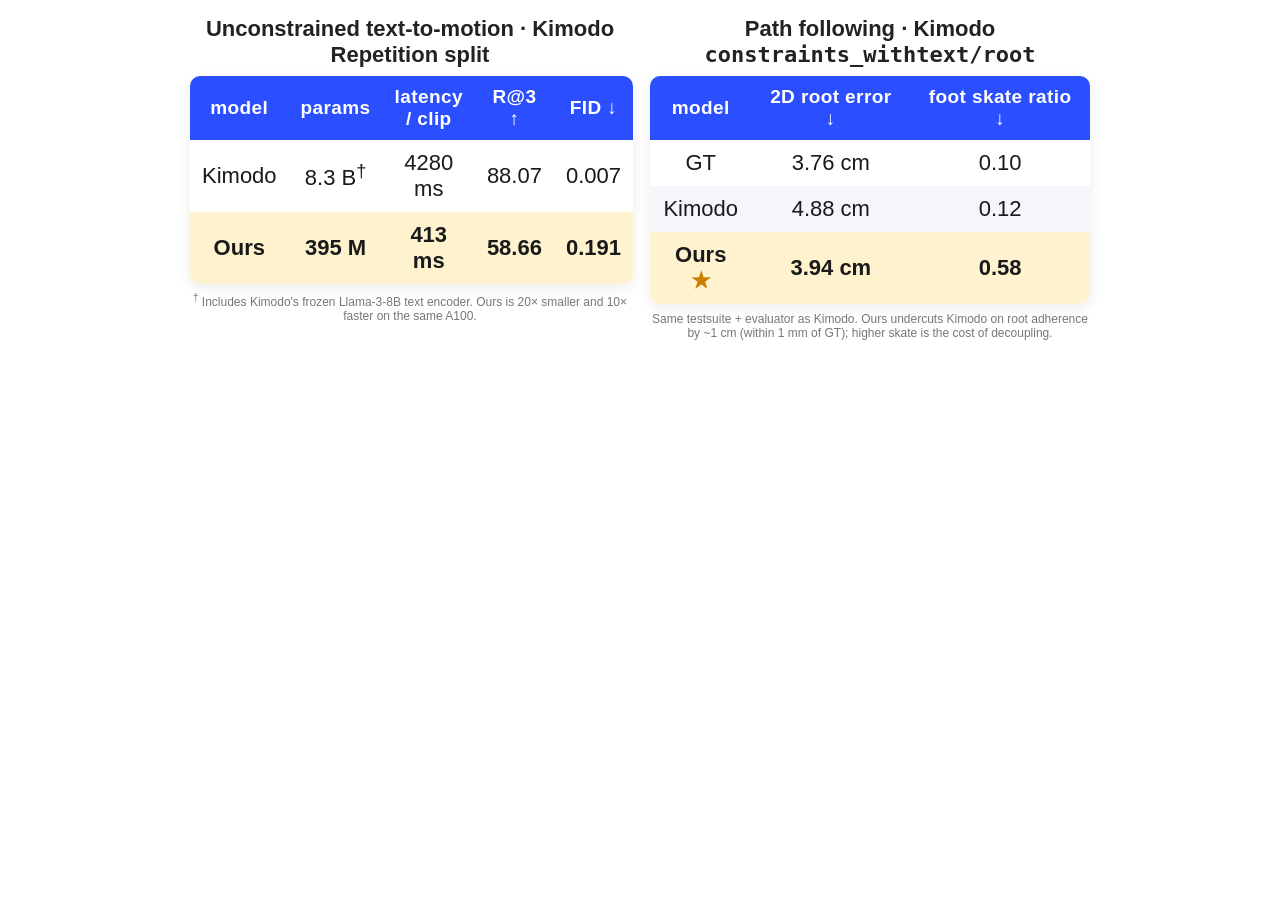
<file: slides_tables.html>
<!DOCTYPE html>
<html lang="en">
<head>
  <meta charset="utf-8">
  <title>Slide tables — C-T2M</title>
  <style>
    body {
      margin: 0;
      padding: 16px 12px;
      background: #ffffff;
      font-family: "Helvetica Neue", "Inter", "Arial", sans-serif;
      color: #1a1a1a;
    }
    .row {
      display: flex;
      gap: 20px;
      justify-content: center;
      align-items: flex-start;
      flex-wrap: nowrap;
    }
    .table-block {
      flex: 0 1 auto;
      width: 440px;
      max-width: 50vw;
    }
    .table-title {
      font-size: 22px;
      font-weight: 700;
      margin: 0 0 8px 0;
      text-align: center;
      color: #222;
    }
    table {
      width: 100%;
      border-collapse: separate;
      border-spacing: 0;
      border-radius: 10px;
      overflow: hidden;
      box-shadow: 0 4px 14px rgba(0, 0, 0, 0.08);
      font-size: 22px;
    }
    th, td {
      padding: 10px 12px;
      text-align: center;
    }
    thead th {
      background: #2b4eff;
      color: #ffffff;
      font-weight: 700;
      font-size: 19px;
      letter-spacing: 0.4px;
    }
    tbody tr:nth-child(even) { background: #f4f6fb; }
    tbody tr:nth-child(odd)  { background: #ffffff; }
    .ours td {
      background: #fff3cf !important;
      font-weight: 700;
    }
    .ours td:first-child {
      color: #1a1a1a;
    }
    .star { color: #c98000; }
    .footnote {
      text-align: center;
      color: #777;
      font-size: 12px;
      margin-top: 8px;
    }
  </style>
</head>
<body>

<div class="row">

  <div class="table-block">
    <p class="table-title">Unconstrained text-to-motion  ·  Kimodo Repetition split</p>
    <table>
      <thead>
        <tr>
          <th>model</th>
          <th>params</th>
          <th>latency / clip</th>
          <th>R@3 &uarr;</th>
          <th>FID &darr;</th>
        </tr>
      </thead>
      <tbody>
        <tr>
          <td>Kimodo</td>
          <td>8.3 B<sup>†</sup></td>
          <td>4280 ms</td>
          <td>88.07</td>
          <td>0.007</td>
        </tr>
        <tr class="ours">
          <td>Ours</td>
          <td>395 M</td>
          <td>413 ms</td>
          <td>58.66</td>
          <td>0.191</td>
        </tr>
      </tbody>
    </table>
    <p class="footnote">
      <sup>†</sup> Includes Kimodo's frozen Llama-3-8B text encoder.
      Ours is 20&times; smaller and 10&times; faster on the same A100.
    </p>
  </div>

  <div class="table-block">
    <p class="table-title">Path following  ·  Kimodo <code>constraints_withtext/root</code></p>
    <table>
      <thead>
        <tr>
          <th>model</th>
          <th>2D root error &darr;</th>
          <th>foot skate ratio &darr;</th>
        </tr>
      </thead>
      <tbody>
        <tr>
          <td>GT</td>
          <td>3.76 cm</td>
          <td>0.10</td>
        </tr>
        <tr>
          <td>Kimodo</td>
          <td>4.88 cm</td>
          <td>0.12</td>
        </tr>
        <tr class="ours">
          <td>Ours <span class="star">&starf;</span></td>
          <td>3.94 cm</td>
          <td>0.58</td>
        </tr>
      </tbody>
    </table>
    <p class="footnote">
      Same testsuite + evaluator as Kimodo. Ours undercuts Kimodo on root adherence
      by ~1 cm (within 1 mm of GT); higher skate is the cost of decoupling.
    </p>
  </div>

</div>

</body>
</html>
</file>
